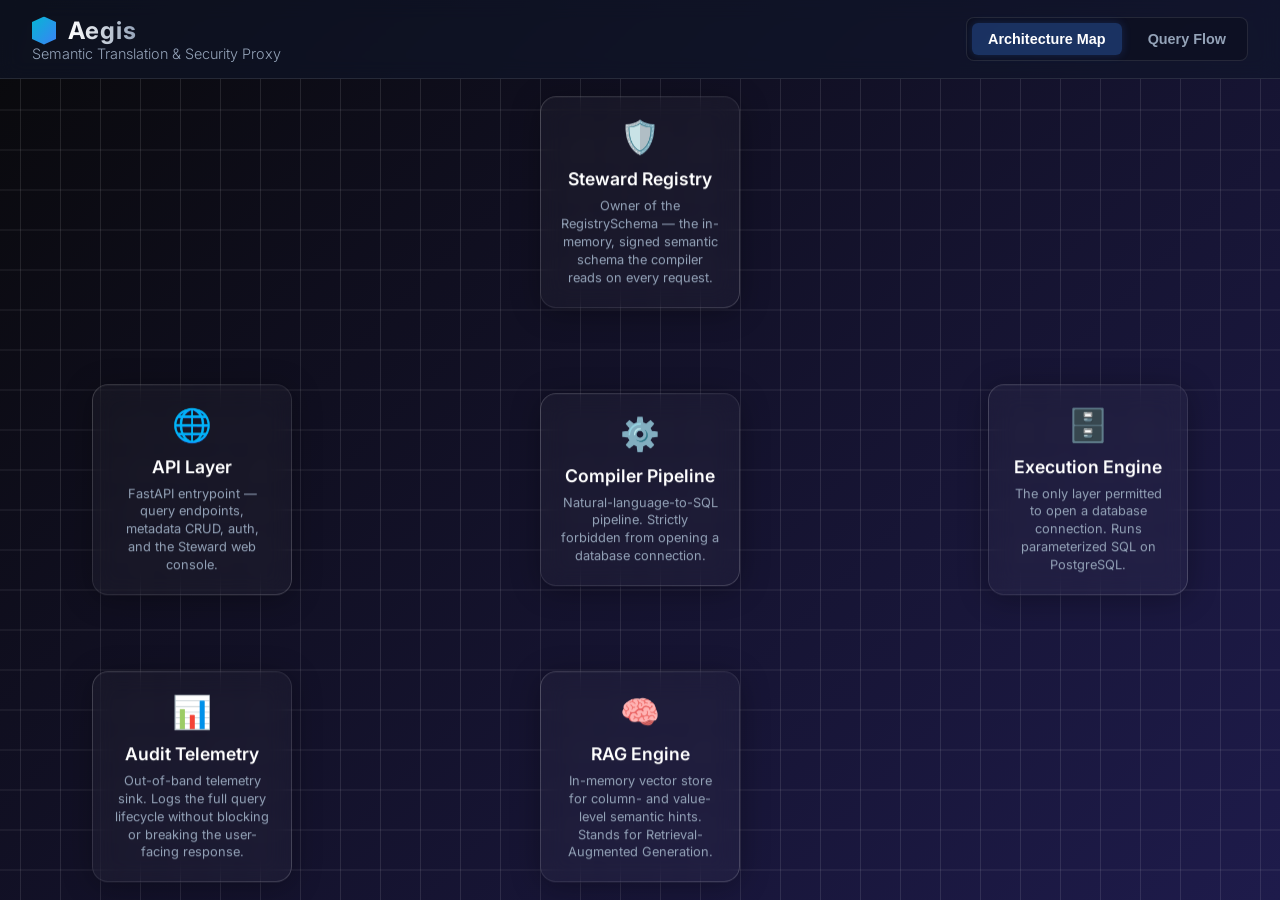
<file: docs/architecture_explorer/index.html>
<!DOCTYPE html>
<html lang="en">
<head>
    <meta charset="UTF-8">
    <meta name="viewport" content="width=device-width, initial-scale=1.0">
    <title>Aegis Architecture Explorer</title>
    <link rel="preconnect" href="https://fonts.googleapis.com">
    <link rel="preconnect" href="https://fonts.gstatic.com" crossorigin>
    <link href="https://fonts.googleapis.com/css2?family=Inter:wght@300;400;600;700&display=swap" rel="stylesheet">
    <link rel="stylesheet" href="style.css">
</head>
<body>
    <div class="app-container">
        <!-- Header -->
        <header class="glass-header">
            <div class="header-left">
                <div class="logo">
                    <div class="shield-icon"></div>
                    <h1>Aegis</h1>
                </div>
                <p class="subtitle">Semantic Translation & Security Proxy</p>
            </div>
            
            <div class="view-controls">
                <button class="view-tab active" data-view="architecture">Architecture Map</button>
                <button class="view-tab" data-view="flow">Query Flow</button>
            </div>
        </header>

        <!-- Main Workspace -->
        <main class="workspace">
            <!-- Architecture Diagram View -->
            <div class="view-container active" id="architecture-view">
                <div class="diagram-area" id="diagram-area">
                    <svg class="connections-layer" id="connections"></svg>
                    <!-- Nodes injected via JS -->
                </div>
                
                <aside class="details-panel glass-panel hidden" id="details-panel">
                    <button class="close-btn" id="close-panel">&times;</button>
                    <div class="panel-content" id="panel-content"></div>
                </aside>
            </div>

            <!-- Query Flow View -->
            <div class="view-container" id="flow-view">
                <div class="flow-layout">
                    <div class="flow-timeline" id="flow-timeline">
                        <!-- Flow steps injected via JS -->
                    </div>
                    <div class="flow-visualization" id="flow-visualization">
                        <!-- Visual animation/details of the step -->
                    </div>
                </div>
            </div>
        </main>
    </div>

    <script src="script.js"></script>
</body>
</html>
</file>
<file: docs/architecture_explorer/style.css>
:root {
    --bg-gradient: linear-gradient(135deg, #09090b 0%, #1e1b4b 100%);
    --glass-bg: rgba(255, 255, 255, 0.03);
    --glass-border: rgba(255, 255, 255, 0.1);
    --text-main: #f8fafc;
    --text-muted: #94a3b8;
    --accent-blue: #3b82f6;
    --accent-cyan: #06b6d4;
    --accent-purple: #8b5cf6;
    --glow-spread: 15px;
}

* {
    box-sizing: border-box;
    margin: 0;
    padding: 0;
}

body {
    font-family: 'Inter', sans-serif;
    background: var(--bg-gradient);
    color: var(--text-main);
    min-height: 100vh;
    overflow: hidden;
}

.app-container {
    display: flex;
    flex-direction: column;
    height: 100vh;
}

/* Glassmorphism Utilities */
.glass-panel {
    background: var(--glass-bg);
    backdrop-filter: blur(12px);
    -webkit-backdrop-filter: blur(12px);
    border: 1px solid var(--glass-border);
    border-radius: 16px;
    box-shadow: 0 4px 30px rgba(0, 0, 0, 0.3);
}

/* Header */
.glass-header {
    background: rgba(15, 23, 42, 0.6);
    backdrop-filter: blur(10px);
    border-bottom: 1px solid var(--glass-border);
    padding: 1rem 2rem;
    display: flex;
    align-items: center;
    justify-content: space-between;
    z-index: 10;
}

.logo {
    display: flex;
    align-items: center;
    gap: 12px;
}

.shield-icon {
    width: 24px;
    height: 28px;
    background: linear-gradient(to bottom right, var(--accent-cyan), var(--accent-blue));
    clip-path: polygon(50% 0%, 100% 20%, 100% 80%, 50% 100%, 0% 80%, 0% 20%);
    box-shadow: 0 0 10px var(--accent-cyan);
}

h1 {
    font-size: 1.5rem;
    font-weight: 700;
    letter-spacing: 1px;
    background: linear-gradient(to right, #fff, #94a3b8);
    -webkit-background-clip: text;
    -webkit-text-fill-color: transparent;
}

.subtitle {
    color: var(--text-muted);
    font-size: 0.9rem;
    font-weight: 300;
}

/* Workspace */
.workspace {
    flex: 1;
    position: relative;
    display: flex;
    overflow: hidden;
}

/* Diagram Area */
.diagram-area {
    flex: 1;
    position: relative;
    overflow: hidden;
    /* Creating a subtle grid background */
    background-image: linear-gradient(var(--glass-border) 1px, transparent 1px),
                      linear-gradient(90deg, var(--glass-border) 1px, transparent 1px);
    background-size: 40px 40px;
    background-position: center center;
}

.connections-layer {
    position: absolute;
    top: 0;
    left: 0;
    width: 100%;
    height: 100%;
    z-index: 1;
    pointer-events: none;
}

.connection-line {
    fill: none;
    stroke: var(--glass-border);
    stroke-width: 2;
    stroke-dasharray: 6 6;
    animation: dash 20s linear infinite;
    transition: stroke 0.3s ease, stroke-width 0.3s ease;
}

.connection-line.active {
    stroke: var(--accent-cyan);
    stroke-width: 3;
    filter: drop-shadow(0 0 5px var(--accent-cyan));
}

@keyframes dash {
    to {
        stroke-dashoffset: -100;
    }
}

/* Nodes */
.node {
    position: absolute;
    transform: translate(-50%, -50%);
    width: 200px;
    padding: 20px;
    cursor: pointer;
    z-index: 5;
    transition: all 0.4s cubic-bezier(0.175, 0.885, 0.32, 1.275);
    text-align: center;
}

.node::before {
    content: '';
    position: absolute;
    inset: -1px;
    border-radius: 16px;
    padding: 1px;
    background: linear-gradient(45deg, transparent, var(--glass-border), transparent);
    -webkit-mask: linear-gradient(#fff 0 0) content-box, linear-gradient(#fff 0 0);
    -webkit-mask-composite: xor;
    mask-composite: exclude;
    transition: opacity 0.3s ease;
}

.node:hover {
    transform: translate(-50%, -50%) scale(1.05) translateY(-5px);
    box-shadow: 0 10px 40px rgba(0, 0, 0, 0.4), 0 0 20px rgba(59, 130, 246, 0.3);
    border-color: rgba(255, 255, 255, 0.2);
}

.node.active {
    border-color: var(--accent-cyan);
    box-shadow: 0 0 30px rgba(6, 182, 212, 0.2);
}

.node.active::before {
    background: linear-gradient(45deg, var(--accent-cyan), var(--accent-blue));
}

.node-icon {
    font-size: 2rem;
    margin-bottom: 12px;
    display: inline-block;
    transition: transform 0.3s ease;
}

.node:hover .node-icon {
    transform: scale(1.1);
}

.node-title {
    font-size: 1.1rem;
    font-weight: 600;
    margin-bottom: 8px;
    color: #fff;
}

.node-desc {
    font-size: 0.8rem;
    color: var(--text-muted);
    line-height: 1.4;
}

/* Details Panel */
.details-panel {
    position: absolute;
    top: 20px;
    right: 20px;
    bottom: 20px;
    width: 400px;
    z-index: 20;
    transform: translateX(0);
    transition: transform 0.4s cubic-bezier(0.2, 0.8, 0.2, 1), opacity 0.3s ease;
    display: flex;
    flex-direction: column;
    opacity: 1;
}

.details-panel.hidden {
    transform: translateX(120%);
    opacity: 0;
    pointer-events: none;
}

.close-btn {
    position: absolute;
    top: 15px;
    right: 15px;
    background: transparent;
    border: none;
    color: var(--text-muted);
    font-size: 1.5rem;
    cursor: pointer;
    transition: color 0.2s ease;
    z-index: 2;
}

.close-btn:hover {
    color: #fff;
}

.panel-content {
    padding: 30px;
    overflow-y: auto;
    height: 100%;
}

.panel-content::-webkit-scrollbar {
    width: 6px;
}
.panel-content::-webkit-scrollbar-track {
    background: transparent;
}
.panel-content::-webkit-scrollbar-thumb {
    background: rgba(255, 255, 255, 0.1);
    border-radius: 10px;
}

.detail-header {
    display: flex;
    align-items: center;
    gap: 15px;
    margin-bottom: 20px;
    padding-bottom: 15px;
    border-bottom: 1px solid var(--glass-border);
}

.detail-icon {
    font-size: 2.5rem;
}

.detail-title {
    font-size: 1.4rem;
    font-weight: 700;
    color: #fff;
}

.detail-desc {
    color: var(--text-muted);
    line-height: 1.6;
    margin-bottom: 25px;
    font-size: 0.95rem;
}

.section-title {
    font-size: 0.9rem;
    text-transform: uppercase;
    letter-spacing: 1px;
    color: var(--accent-cyan);
    margin-bottom: 12px;
    font-weight: 600;
}

.feature-list, .subcomponent-list {
    list-style: none;
    margin-bottom: 25px;
}

.feature-list li, .subcomponent-list li {
    background: rgba(0, 0, 0, 0.2);
    margin-bottom: 8px;
    padding: 12px 15px;
    border-radius: 8px;
    border-left: 3px solid var(--accent-purple);
    font-size: 0.9rem;
    line-height: 1.4;
    transition: transform 0.2s ease;
}

.feature-list li:hover, .subcomponent-list li:hover {
    transform: translateX(5px);
    background: rgba(255, 255, 255, 0.05);
}

.subcomponent-list li {
    border-left-color: var(--accent-blue);
}

.sub-title {
    font-weight: 600;
    color: #fff;
    display: block;
    margin-bottom: 4px;
}

/* Animations */
@keyframes fadeIn {
    from { opacity: 0; transform: translateY(10px); }
    to { opacity: 1; transform: translateY(0); }
}

.panel-content > * {
    animation: fadeIn 0.4s ease forwards;
}
.panel-content > *:nth-child(1) { animation-delay: 0.1s; }
.panel-content > *:nth-child(2) { animation-delay: 0.2s; }
.panel-content > *:nth-child(3) { animation-delay: 0.3s; }
.panel-content > *:nth-child(4) { animation-delay: 0.4s; }

/* Views */
.view-container {
    display: none;
    width: 100%;
    height: 100%;
    position: absolute;
    top: 0;
    left: 0;
}
.view-container.active {
    display: flex;
}

/* Header Controls */
.view-controls {
    display: flex;
    gap: 10px;
    background: rgba(0, 0, 0, 0.2);
    padding: 5px;
    border-radius: 8px;
    border: 1px solid var(--glass-border);
}

.view-tab {
    background: transparent;
    border: none;
    color: var(--text-muted);
    padding: 8px 16px;
    border-radius: 6px;
    cursor: pointer;
    font-size: 0.9rem;
    font-weight: 600;
    transition: all 0.3s ease;
}

.view-tab:hover {
    color: #fff;
    background: rgba(255, 255, 255, 0.05);
}

.view-tab.active {
    color: #fff;
    background: rgba(59, 130, 246, 0.3);
    box-shadow: 0 0 10px rgba(59, 130, 246, 0.2);
}

/* Query Flow Layout */
.flow-layout {
    display: flex;
    width: 100%;
    height: 100%;
    padding: 40px;
    gap: 40px;
}

.flow-timeline {
    flex: 0 0 400px;
    display: flex;
    flex-direction: column;
    gap: 20px;
    overflow-y: auto;
    padding-right: 20px;
}

.flow-timeline::-webkit-scrollbar {
    width: 6px;
}
.flow-timeline::-webkit-scrollbar-thumb {
    background: rgba(255, 255, 255, 0.1);
    border-radius: 10px;
}

.flow-step {
    display: flex;
    gap: 15px;
    padding: 20px;
    background: var(--glass-bg);
    border: 1px solid var(--glass-border);
    border-radius: 12px;
    cursor: pointer;
    transition: all 0.3s ease;
    opacity: 0.6;
    position: relative;
}

.flow-step:not(:last-child)::after {
    content: '';
    position: absolute;
    bottom: -20px;
    left: 45px;
    width: 2px;
    height: 20px;
    background: var(--glass-border);
}

.flow-step:hover {
    opacity: 0.8;
    transform: translateX(5px);
}

.flow-step.active {
    opacity: 1;
    border-color: var(--accent-cyan);
    box-shadow: 0 0 20px rgba(6, 182, 212, 0.15);
    background: rgba(6, 182, 212, 0.05);
    transform: translateX(10px);
}

.flow-step.active:not(:last-child)::after {
    background: var(--accent-cyan);
    box-shadow: 0 0 5px var(--accent-cyan);
}

.step-number {
    display: flex;
    align-items: center;
    justify-content: center;
    width: 30px;
    height: 30px;
    border-radius: 50%;
    background: rgba(255, 255, 255, 0.1);
    font-weight: 700;
    color: var(--text-muted);
    flex-shrink: 0;
}

.flow-step.active .step-number {
    background: linear-gradient(135deg, var(--accent-cyan), var(--accent-blue));
    color: #fff;
    box-shadow: 0 0 10px var(--accent-cyan);
}

.step-content h3 {
    font-size: 1.1rem;
    color: #fff;
    margin-bottom: 5px;
}

.step-content p {
    font-size: 0.85rem;
    color: var(--text-muted);
    line-height: 1.4;
}

.flow-visualization {
    flex: 1;
    background: var(--glass-bg);
    border: 1px solid var(--glass-border);
    border-radius: 16px;
    padding: 40px;
    display: flex;
    flex-direction: column;
    justify-content: center;
    align-items: center;
    position: relative;
    overflow: hidden;
}

.vis-container {
    width: 100%;
    max-width: 600px;
    animation: fadeIn 0.4s ease;
}

.vis-header {
    text-align: center;
    margin-bottom: 30px;
}

.vis-icon {
    font-size: 4rem;
    margin-bottom: 15px;
    display: inline-block;
    filter: drop-shadow(0 0 15px rgba(255,255,255,0.2));
}

.vis-title {
    font-size: 1.8rem;
    color: #fff;
    margin-bottom: 10px;
}

.vis-component-badge {
    display: inline-flex;
    align-items: center;
    gap: 8px;
    padding: 8px 16px;
    background: rgba(139, 92, 246, 0.15);
    border: 1px solid rgba(139, 92, 246, 0.4);
    border-radius: 20px;
    color: #c4b5fd;
    font-size: 0.9rem;
    font-weight: 600;
    text-transform: uppercase;
    letter-spacing: 1px;
}

.badge-icon {
    font-size: 1.1rem;
}

.vis-component-card {
    margin-bottom: 25px;
    padding: 20px;
    background: rgba(0, 0, 0, 0.2);
    border-left: 4px solid var(--accent-purple);
    border-radius: 8px;
}

.comp-title {
    font-size: 0.8rem;
    text-transform: uppercase;
    letter-spacing: 1px;
    color: var(--accent-purple);
    margin-bottom: 8px;
    font-weight: 700;
}

.comp-desc {
    font-size: 1rem;
    color: #fff;
    margin-bottom: 12px;
}

.comp-features {
    list-style: none;
    margin: 0;
    padding: 0;
}

.comp-features li {
    font-size: 0.85rem;
    color: var(--text-muted);
    margin-bottom: 6px;
    display: flex;
    align-items: center;
    gap: 8px;
}

.comp-features li::before {
    content: '→';
    color: var(--accent-purple);
}

.code-header {
    font-family: 'Inter', sans-serif;
    font-size: 0.75rem;
    text-transform: uppercase;
    letter-spacing: 1px;
    color: #64748b;
    margin-bottom: 12px;
    border-bottom: 1px solid #1e293b;
    padding-bottom: 8px;
}

.vis-code {
    background: #0f172a;
    border: 1px solid #1e293b;
    padding: 20px;
    border-radius: 8px;
    font-family: monospace;
    font-size: 0.9rem;
    color: #a5b4fc;
    line-height: 1.5;
    white-space: pre-wrap;
    box-shadow: inset 0 0 20px rgba(0,0,0,0.5);
}

.vis-detail {
    margin-top: 25px;
    padding: 20px;
    background: rgba(6, 182, 212, 0.05);
    border-left: 4px solid var(--accent-cyan);
    border-radius: 4px 8px 8px 4px;
    color: #e2e8f0;
    font-size: 1rem;
    line-height: 1.6;
}
</file>
